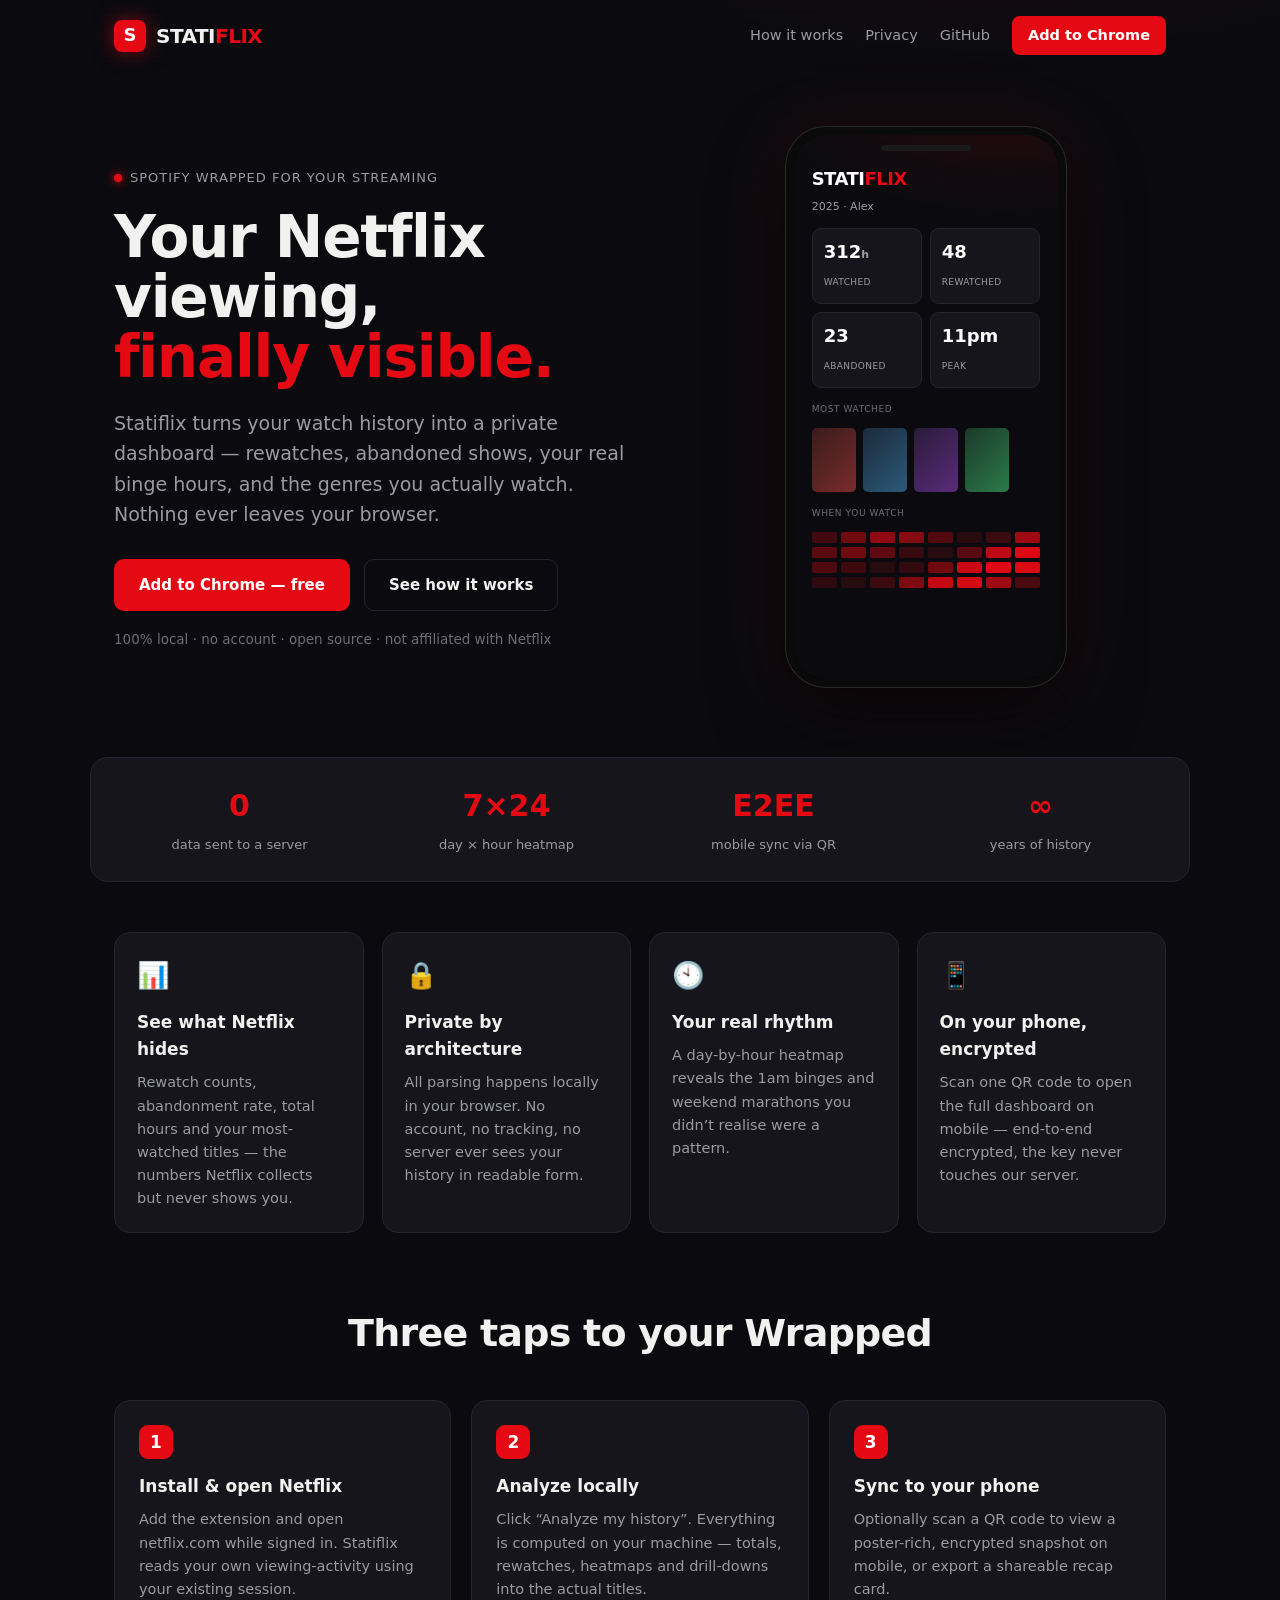
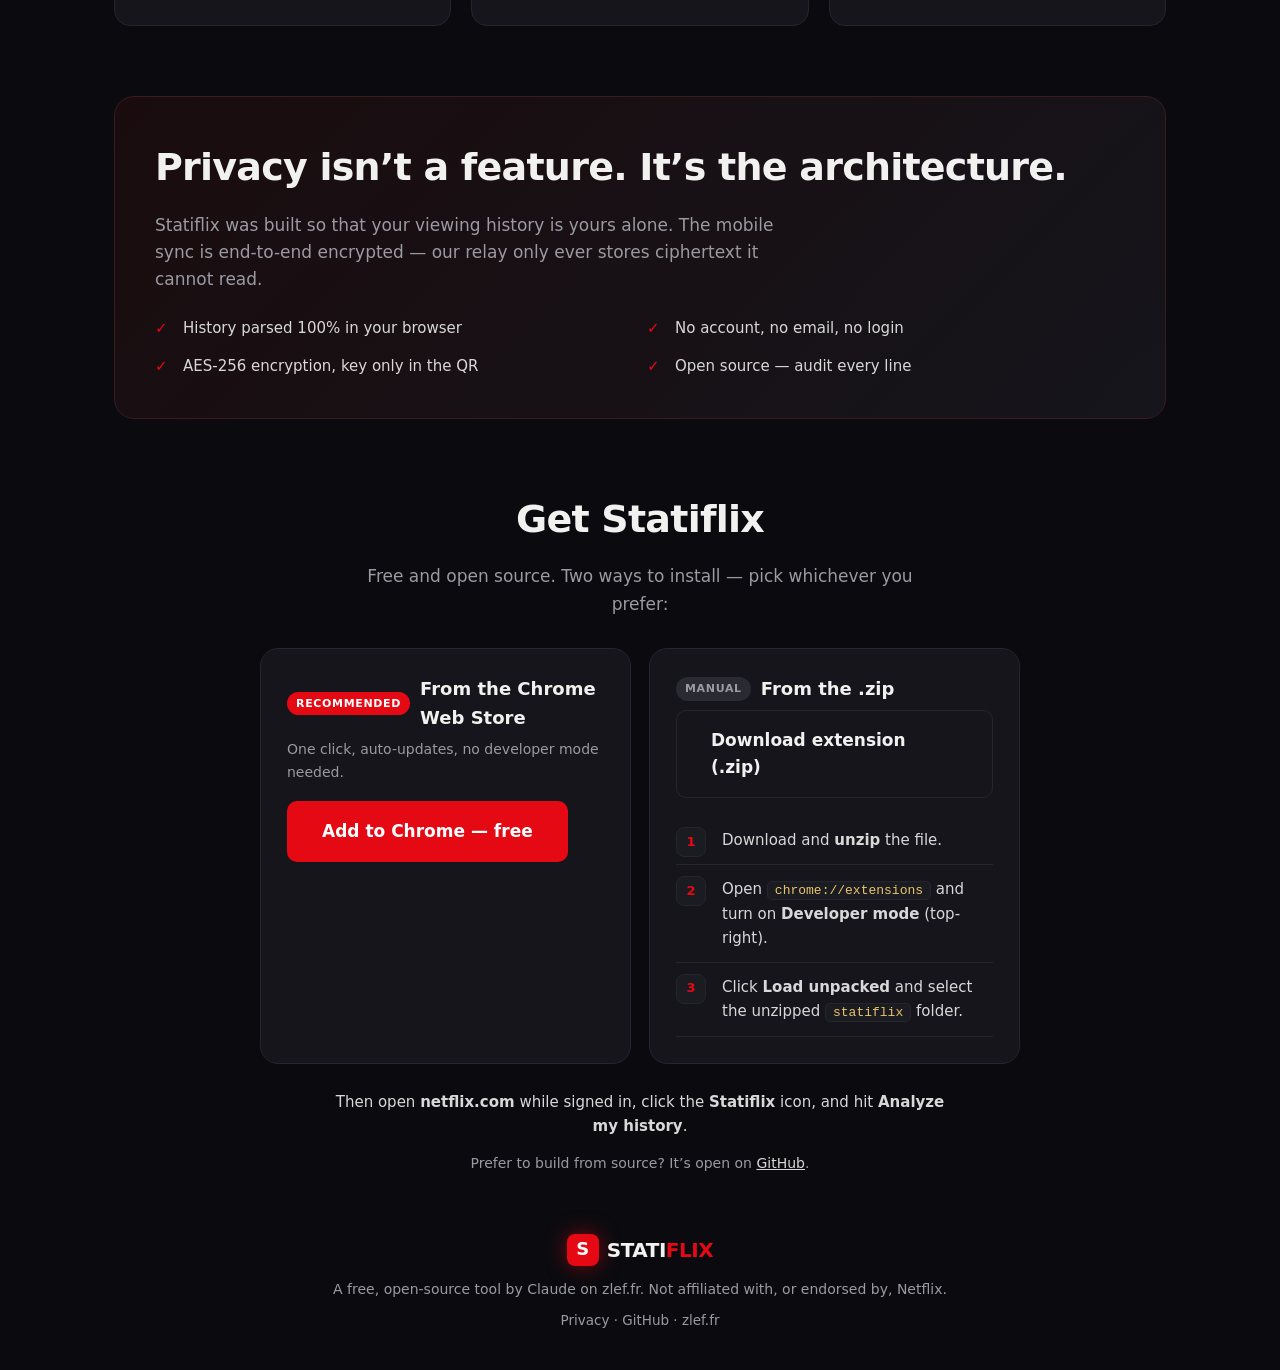
<file: public/index.html>
<!DOCTYPE html>
<html lang="en">
<head>
  <meta charset="utf-8">
  <!--zlef-seo-->
  <meta name="description" content="Statiflix turns your Netflix watch history into a private, Spotify-Wrapped-style dashboard — rewatches, abandoned shows, genres and when you really binge. 100% local, free, open source, with an end-to-end-encrypted mobile companion.">
  <meta name="robots" content="index, follow">
  <link rel="canonical" href="https://statiflix.zlef.fr/">
  <meta name="theme-color" content="#0b0b0f">
  <meta name="color-scheme" content="dark">
  <link rel="icon" href="https://assets.zlef.fr/favicon.svg" type="image/svg+xml">
  <link rel="icon" href="https://assets.zlef.fr/favicon.ico" sizes="any">
  <link rel="apple-touch-icon" href="https://assets.zlef.fr/apple-touch-icon.png">
  <link rel="manifest" href="https://assets.zlef.fr/site.webmanifest">
  <meta property="og:type" content="website">
  <meta property="og:site_name" content="ZLEF">
  <meta property="og:title" content="Statiflix — Your Netflix Viewing, Quantified">
  <meta property="og:description" content="A private, Wrapped-style dashboard for your Netflix history — rewatches, abandoned shows, genres, binge patterns. 100% local, free & open source.">
  <meta property="og:url" content="https://statiflix.zlef.fr/">
  <meta property="og:image" content="https://assets.zlef.fr/og-default.png">
  <meta property="og:image:width" content="1200">
  <meta property="og:image:height" content="630">
  <meta property="og:locale" content="en">
  <meta name="twitter:card" content="summary_large_image">
  <meta name="twitter:title" content="Statiflix — Your Netflix Viewing, Quantified">
  <meta name="twitter:description" content="Spotify Wrapped for your streaming habits — private by design. Free & open source.">
  <meta name="twitter:image" content="https://assets.zlef.fr/og-default.png">
  <!--/zlef-seo-->
  <title>Statiflix — Your Netflix Viewing, Quantified</title>
  <link rel="stylesheet" href="https://da.zlef.fr/tokens.css">
  <link rel="stylesheet" href="styles.css">
</head>
<body>
  <canvas id="zl-particles"></canvas>

  <header class="bar">
    <a class="brand" href="/">
      <span class="mark">S</span>
      <span class="word">STATI<span class="x">FLIX</span></span>
    </a>
    <nav>
      <a href="#how" class="hide-sm" data-i18n="nav.how"></a>
      <a href="#privacy" class="hide-sm" data-i18n="nav.privacy"></a>
      <a href="https://github.com/zlef-fr/statiflix" class="hide-sm" target="_blank" rel="noopener">GitHub</a>
      <a href="#get" class="cta" data-i18n="nav.install"></a>
    </nav>
  </header>

  <main>
    <section class="hero shell">
      <div class="hero-copy">
        <div class="kicker"><span class="dot"></span><span data-i18n="hero.kicker"></span></div>
        <h1 data-i18n-html="hero.title"></h1>
        <p class="lead" data-i18n="hero.lead"></p>
        <div class="hero-cta">
          <a href="#get" class="btn primary" data-i18n="hero.cta"></a>
          <a href="#how" class="btn ghost" data-i18n="hero.cta2"></a>
        </div>
        <p class="micro" data-i18n="hero.micro"></p>
      </div>
      <div class="hero-art" id="heroArt"></div>
    </section>

    <section class="stats-strip shell">
      <div><b data-i18n="strip.s1n"></b><span data-i18n="strip.s1"></span></div>
      <div><b data-i18n="strip.s2n"></b><span data-i18n="strip.s2"></span></div>
      <div><b data-i18n="strip.s3n"></b><span data-i18n="strip.s3"></span></div>
      <div><b data-i18n="strip.s4n"></b><span data-i18n="strip.s4"></span></div>
    </section>

    <section class="features shell">
      <div class="feat">
        <div class="feat-ic">📊</div>
        <h3 data-i18n="feat.1t"></h3>
        <p data-i18n="feat.1b"></p>
      </div>
      <div class="feat">
        <div class="feat-ic">🔒</div>
        <h3 data-i18n="feat.2t"></h3>
        <p data-i18n="feat.2b"></p>
      </div>
      <div class="feat">
        <div class="feat-ic">🕙</div>
        <h3 data-i18n="feat.3t"></h3>
        <p data-i18n="feat.3b"></p>
      </div>
      <div class="feat">
        <div class="feat-ic">📱</div>
        <h3 data-i18n="feat.4t"></h3>
        <p data-i18n="feat.4b"></p>
      </div>
    </section>

    <section id="how" class="how shell">
      <h2 data-i18n="how.title"></h2>
      <div class="steps">
        <div class="step"><span class="num">1</span><h3 data-i18n="how.1t"></h3><p data-i18n="how.1b"></p></div>
        <div class="step"><span class="num">2</span><h3 data-i18n="how.2t"></h3><p data-i18n="how.2b"></p></div>
        <div class="step"><span class="num">3</span><h3 data-i18n="how.3t"></h3><p data-i18n="how.3b"></p></div>
      </div>
    </section>

    <section id="privacy" class="privacy shell">
      <div class="priv-card">
        <h2 data-i18n="priv.title"></h2>
        <p data-i18n="priv.lead"></p>
        <ul>
          <li data-i18n="priv.1"></li>
          <li data-i18n="priv.2"></li>
          <li data-i18n="priv.3"></li>
          <li data-i18n="priv.4"></li>
        </ul>
      </div>
    </section>

    <section id="get" class="get shell">
      <h2 data-i18n="get.title"></h2>
      <p data-i18n="get.lead"></p>
      <div class="methods">
        <div class="method">
          <div class="method-head">
            <span class="method-badge" data-i18n="get.m1badge"></span>
            <h3 data-i18n="get.m1title"></h3>
          </div>
          <p class="method-sub" data-i18n="get.m1sub"></p>
          <a href="https://chromewebstore.google.com/detail/statiflix-%E2%80%94-your-netflix/hjknckckeiiabgkcjgknkcnjnaflgidh" target="_blank" rel="noopener" class="btn primary big" data-i18n="get.m1cta"></a>
        </div>
        <div class="method">
          <div class="method-head">
            <span class="method-badge alt" data-i18n="get.m2badge"></span>
            <h3 data-i18n="get.m2title"></h3>
          </div>
          <a href="/statiflix.zip" class="btn ghost big" data-i18n="get.m2cta"></a>
          <ol class="install">
            <li data-i18n-html="get.m2s1"></li>
            <li data-i18n-html="get.m2s2"></li>
            <li data-i18n-html="get.m2s3"></li>
          </ol>
        </div>
      </div>
      <p class="get-use" data-i18n-html="get.use"></p>
      <p class="get-src" data-i18n-html="get.src"></p>
    </section>
  </main>

  <footer class="foot shell">
    <div class="brand small"><span class="mark">S</span><span class="word">STATI<span class="x">FLIX</span></span></div>
    <p data-i18n="foot.made"></p>
    <p class="links">
      <a href="#privacy" data-i18n="nav.privacy"></a> ·
      <a href="https://github.com/zlef-fr/statiflix" target="_blank" rel="noopener">GitHub</a> ·
      <a href="https://projects.zlef.fr" target="_blank" rel="noopener">zlef.fr</a>
    </p>
  </footer>

  <script defer src="https://assets.zlef.fr/particles.js"></script>
  <script src="i18n-landing.js?v=20260616"></script>
</body>
</html>
</file>
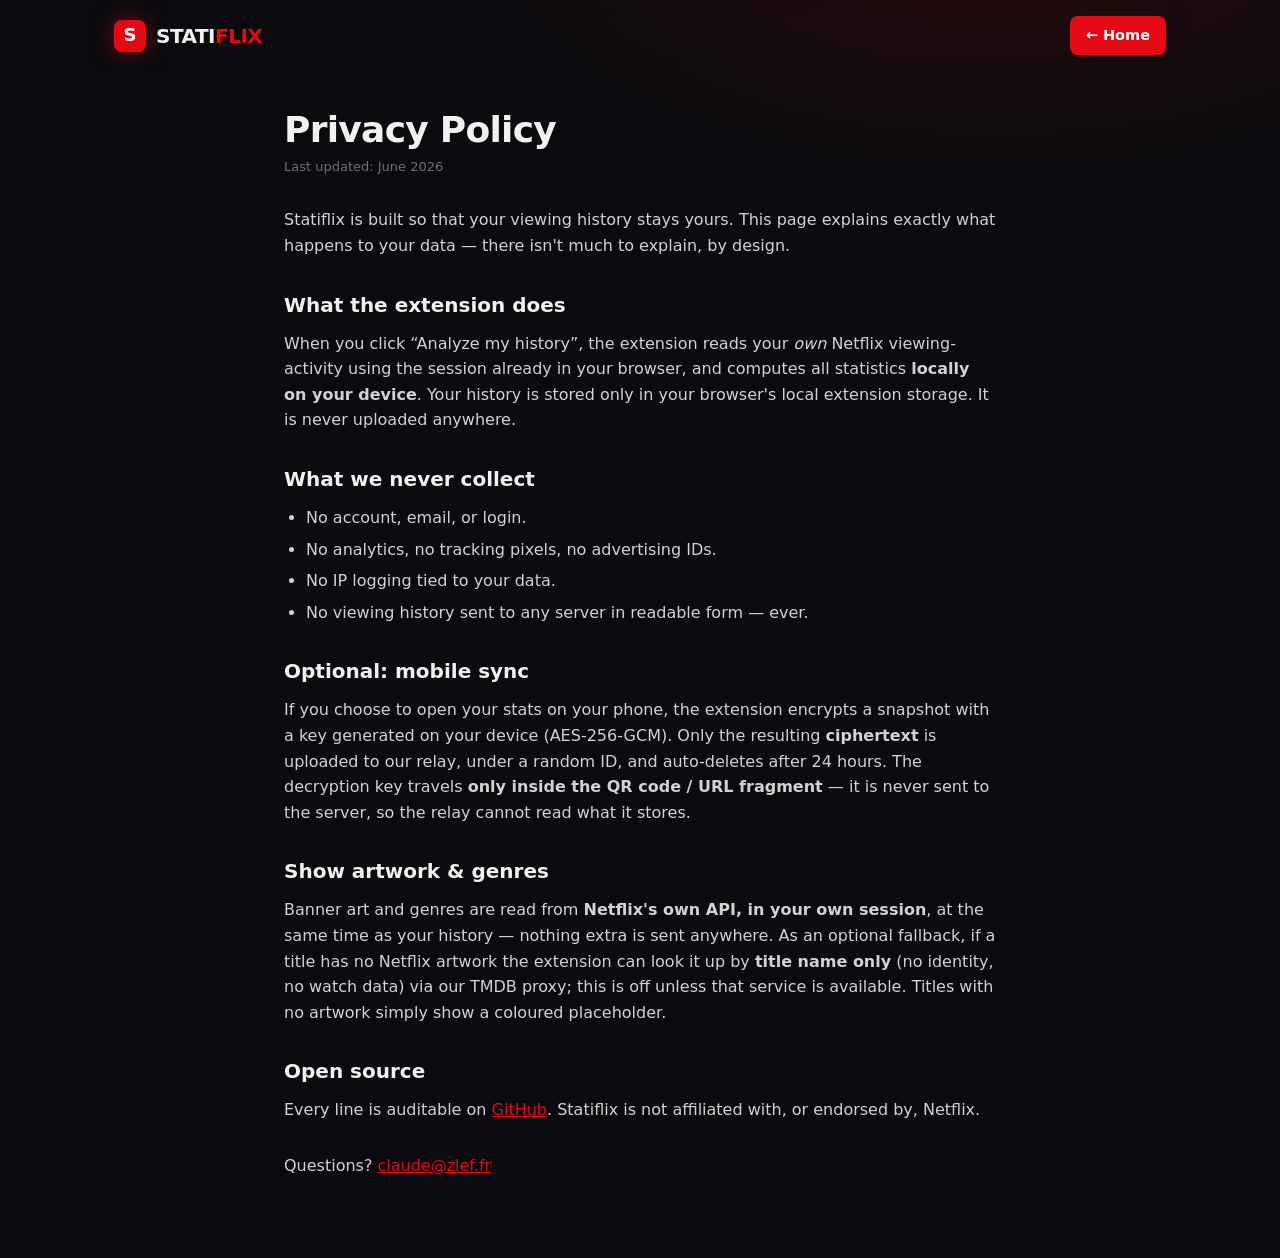
<file: public/privacy.html>
<!DOCTYPE html>
<html lang="en">
<head>
  <meta charset="utf-8">
  <!--zlef-seo-->
  <meta name="description" content="Statiflix privacy policy — how the extension reads your Netflix history 100% locally, what the optional encrypted mobile sync stores, and what we never collect.">
  <meta name="robots" content="index, follow">
  <link rel="canonical" href="https://statiflix.zlef.fr/privacy">
  <meta name="theme-color" content="#0b0b0f">
  <meta name="color-scheme" content="dark">
  <link rel="icon" href="https://assets.zlef.fr/favicon.svg" type="image/svg+xml">
  <link rel="icon" href="https://assets.zlef.fr/favicon.ico" sizes="any">
  <link rel="apple-touch-icon" href="https://assets.zlef.fr/apple-touch-icon.png">
  <!--/zlef-seo-->
  <title>Statiflix — Privacy</title>
  <link rel="stylesheet" href="https://da.zlef.fr/tokens.css">
  <link rel="stylesheet" href="styles.css">
  <style>
    .doc { max-width: 760px; margin: 40px auto 80px; }
    .doc h1 { font-size: 36px; margin-bottom: 8px; }
    .doc .upd { color: var(--dim); font-size: 13px; margin-bottom: 30px; }
    .doc h2 { font-size: 20px; margin: 30px 0 10px; }
    .doc p, .doc li { color: #d2d2d2; font-size: 16px; }
    .doc ul { margin: 10px 0 10px 22px; }
    .doc li { margin: 6px 0; }
    .doc a { color: var(--red); }
  </style>
</head>
<body>
  <canvas id="zl-particles"></canvas>
  <header class="bar">
    <a class="brand" href="/"><span class="mark">S</span><span class="word">STATI<span class="x">FLIX</span></span></a>
    <nav><a href="/" class="cta">← Home</a></nav>
  </header>

  <main class="shell doc">
    <h1>Privacy Policy</h1>
    <div class="upd">Last updated: June 2026</div>

    <p>Statiflix is built so that your viewing history stays yours. This page explains exactly what happens to your data — there isn't much to explain, by design.</p>

    <h2>What the extension does</h2>
    <p>When you click “Analyze my history”, the extension reads your <em>own</em> Netflix viewing-activity using the session already in your browser, and computes all statistics <strong>locally on your device</strong>. Your history is stored only in your browser's local extension storage. It is never uploaded anywhere.</p>

    <h2>What we never collect</h2>
    <ul>
      <li>No account, email, or login.</li>
      <li>No analytics, no tracking pixels, no advertising IDs.</li>
      <li>No IP logging tied to your data.</li>
      <li>No viewing history sent to any server in readable form — ever.</li>
    </ul>

    <h2>Optional: mobile sync</h2>
    <p>If you choose to open your stats on your phone, the extension encrypts a snapshot with a key generated on your device (AES-256-GCM). Only the resulting <strong>ciphertext</strong> is uploaded to our relay, under a random ID, and auto-deletes after 24 hours. The decryption key travels <strong>only inside the QR code / URL fragment</strong> — it is never sent to the server, so the relay cannot read what it stores.</p>

    <h2>Show artwork &amp; genres</h2>
    <p>Banner art and genres are read from <strong>Netflix's own API, in your own session</strong>, at the same time as your history — nothing extra is sent anywhere. As an optional fallback, if a title has no Netflix artwork the extension can look it up by <strong>title name only</strong> (no identity, no watch data) via our TMDB proxy; this is off unless that service is available. Titles with no artwork simply show a coloured placeholder.</p>

    <h2>Open source</h2>
    <p>Every line is auditable on <a href="https://github.com/zlef-fr/statiflix" target="_blank" rel="noopener">GitHub</a>. Statiflix is not affiliated with, or endorsed by, Netflix.</p>

    <p style="margin-top:30px">Questions? <a href="mailto:claude@zlef.fr">claude@zlef.fr</a></p>
  </main>

  <script defer src="https://assets.zlef.fr/particles.js"></script>
</body>
</html>
</file>
<file: public/styles.css>
* { box-sizing: border-box; margin: 0; padding: 0; }
:root {
  --red: #E50914; --red-dim: #b3121a;
  --bg: var(--zl-bg, #0b0b0f);
  --text: var(--zl-text, #f1f1ef);
  --muted: #9a9aa2; --dim: #6d6d75;
  --panel: #15151b; --line: #25252e;
}
html { scroll-behavior: smooth; }
body {
  background: radial-gradient(1100px 560px at 78% -8%, #2a0a0d 0%, var(--bg) 52%);
  color: var(--text);
  font-family: system-ui, -apple-system, 'Segoe UI', Roboto, Helvetica, Arial, sans-serif;
  font-size: 17px; line-height: 1.6; -webkit-font-smoothing: antialiased; overflow-x: hidden;
}
#zl-particles { position: fixed; inset: 0; z-index: 0; pointer-events: none; }
.shell { position: relative; z-index: 1; max-width: 1100px; margin: 0 auto; padding: 0 24px; }
a { color: inherit; }

/* Bar */
.bar {
  position: sticky; top: 0; z-index: 10; display: flex; align-items: center;
  padding: 16px 24px; max-width: 1100px; margin: 0 auto; backdrop-filter: blur(8px);
}
.brand { display: flex; align-items: center; gap: 10px; text-decoration: none; color: var(--text); }
.brand.small { gap: 8px; }
.mark { width: 32px; height: 32px; border-radius: 8px; background: var(--red); color: #fff; font-weight: 800;
  font-size: 18px; display: flex; align-items: center; justify-content: center; box-shadow: 0 0 20px rgba(229,9,20,.5); }
.word { font-weight: 800; font-size: 20px; letter-spacing: -.5px; }
.word .x { color: var(--red); }
.bar nav { margin-left: auto; display: flex; gap: 22px; align-items: center; }
.bar nav a { color: var(--muted); text-decoration: none; font-size: 14.5px; }
.bar nav a:hover { color: var(--text); }
.bar nav a.cta { color: #fff; background: var(--red); padding: 8px 16px; border-radius: 8px; font-weight: 700; }
.bar nav a.cta:hover { filter: brightness(1.1); }
.lang { background: #1b1b22; color: var(--muted); border: 1px solid var(--line); border-radius: 7px; padding: 5px 8px; font-size: 13px; cursor: pointer; }
@media (max-width: 720px) { .hide-sm { display: none !important; } }

/* Hero */
.hero { display: grid; grid-template-columns: 1.05fr 0.95fr; gap: 40px; align-items: center; padding-top: 56px; padding-bottom: 40px; }
.kicker { display: inline-flex; align-items: center; gap: 8px; font-size: 13px; color: var(--muted); text-transform: uppercase; letter-spacing: 1px; margin-bottom: 18px; }
.kicker .dot { width: 8px; height: 8px; border-radius: 50%; background: var(--red); box-shadow: 0 0 10px var(--red); }
h1 { font-size: clamp(34px, 5.4vw, 58px); line-height: 1.04; letter-spacing: -.02em; font-weight: 800; }
h1 .hl { color: var(--red); }
.lead { color: var(--muted); font-size: 19px; margin-top: 20px; max-width: 540px; }
.hero-cta { display: flex; gap: 14px; margin-top: 30px; flex-wrap: wrap; }
.btn { display: inline-flex; align-items: center; justify-content: center; border-radius: 10px; padding: 13px 24px; font-size: 15px; font-weight: 700; text-decoration: none; cursor: pointer; border: 1px solid transparent; transition: filter .15s, background .15s, transform .15s; }
.btn.primary { background: var(--red); color: #fff; }
.btn.primary:hover { filter: brightness(1.1); transform: translateY(-1px); }
.btn.ghost { background: transparent; border-color: var(--line); color: var(--text); }
.btn.ghost:hover { background: #1b1b22; }
.btn.big { padding: 16px 34px; font-size: 17px; }
.micro { margin-top: 18px; font-size: 13.5px; color: var(--dim); }

/* Hero art (rendered by JS) */
.hero-art { display: flex; justify-content: center; }
.phone { width: 280px; height: 560px; background: #000; border: 8px solid #0a0a0a; border-radius: 40px; box-shadow: 0 0 0 1px #2a2a2a, 0 30px 70px rgba(0,0,0,.6), 0 0 80px rgba(229,9,20,.12); position: relative; overflow: hidden; }
.notch { position: absolute; top: 10px; left: 50%; transform: translateX(-50%); width: 90px; height: 6px; background: #1a1a1a; border-radius: 4px; z-index: 2; }
.screen { padding: 30px 18px 18px; height: 100%; display: flex; flex-direction: column; gap: 12px; background: radial-gradient(400px 220px at 80% -10%, #2a0a0d, #0b0b0f 60%); }
.p-brand { color: #fff; font-weight: 800; font-size: 18px; letter-spacing: -.5px; }
.p-brand span { color: var(--red); }
.p-sub { color: var(--muted); font-size: 11px; margin-top: -8px; }
.p-kpis { display: grid; grid-template-columns: 1fr 1fr; gap: 8px; }
.p-kpis div { background: #15151b; border: 1px solid #23232b; border-radius: 9px; padding: 9px 11px; }
.p-kpis b { display: block; font-size: 18px; font-weight: 800; color: #fff; }
.p-kpis b i { font-size: 11px; color: var(--muted); font-style: normal; }
.p-kpis span { font-size: 9px; color: var(--muted); text-transform: uppercase; letter-spacing: .4px; }
.p-label { color: var(--dim); font-size: 9px; text-transform: uppercase; letter-spacing: .6px; margin-top: 2px; }
.p-rail { display: flex; gap: 7px; }
.p-poster { width: 44px; height: 64px; border-radius: 5px; flex-shrink: 0; }
.p-heat { display: flex; flex-direction: column; gap: 4px; }
.p-heat-row { display: flex; gap: 4px; }
.p-heat-row i { flex: 1; height: 11px; border-radius: 2px; }

/* Stats strip */
.stats-strip { display: grid; grid-template-columns: repeat(4, 1fr); gap: 18px; margin: 30px auto; padding: 24px; background: var(--panel); border: 1px solid var(--line); border-radius: 18px; }
.stats-strip div { text-align: center; }
.stats-strip b { display: block; font-size: 30px; font-weight: 800; color: var(--red); }
.stats-strip span { font-size: 13px; color: var(--muted); }

/* Features */
.features { display: grid; grid-template-columns: repeat(4, 1fr); gap: 18px; margin: 50px auto; }
.feat { background: var(--panel); border: 1px solid var(--line); border-radius: 16px; padding: 22px; }
.feat-ic { font-size: 26px; margin-bottom: 12px; }
.feat h3 { font-size: 17px; margin-bottom: 8px; }
.feat p { color: var(--muted); font-size: 14.5px; }

/* How */
.how { margin: 70px auto; text-align: center; }
.how h2, .privacy h2, .get h2 { font-size: clamp(26px, 4vw, 38px); font-weight: 800; letter-spacing: -.02em; }
.steps { display: grid; grid-template-columns: repeat(3, 1fr); gap: 20px; margin-top: 36px; text-align: left; }
.step { background: var(--panel); border: 1px solid var(--line); border-radius: 16px; padding: 24px; position: relative; }
.step .num { display: inline-flex; align-items: center; justify-content: center; width: 34px; height: 34px; border-radius: 9px; background: var(--red); color: #fff; font-weight: 800; margin-bottom: 14px; }
.step h3 { font-size: 17px; margin-bottom: 8px; }
.step p { color: var(--muted); font-size: 14.5px; }

/* Privacy */
.privacy { margin: 70px auto; }
.priv-card { background: linear-gradient(135deg, #1a0c0e, var(--panel)); border: 1px solid #3a1c1f; border-radius: 20px; padding: 40px; }
.priv-card h2 { margin-bottom: 14px; }
.priv-card > p { color: var(--muted); max-width: 640px; }
.priv-card ul { list-style: none; margin-top: 22px; display: grid; grid-template-columns: 1fr 1fr; gap: 14px; }
.priv-card li { position: relative; padding-left: 28px; color: #d8d8d8; font-size: 15px; }
.priv-card li::before { content: "✓"; position: absolute; left: 0; color: var(--red); font-weight: 800; }

/* Get */
.get { margin: 70px auto 40px; text-align: center; }
.get > p { color: var(--muted); margin: 14px auto 26px; max-width: 560px; }
.methods { display: grid; grid-template-columns: 1fr 1fr; gap: 18px; max-width: 760px; margin: 30px auto 0; text-align: left; }
.method { background: var(--panel); border: 1px solid var(--line); border-radius: 18px; padding: 26px; display: flex; flex-direction: column; }
.method-head { display: flex; align-items: center; gap: 10px; margin-bottom: 6px; }
.method-head h3 { font-size: 18px; }
.method-badge { font-size: 11px; font-weight: 700; text-transform: uppercase; letter-spacing: .06em; color: #fff; background: var(--red); padding: 3px 9px; border-radius: 999px; }
.method-badge.alt { background: #2a2a33; color: var(--muted); }
.method-sub { color: var(--muted); font-size: 14px; margin: 0 0 18px; }
.method .btn { align-self: flex-start; }
.method .install { margin-top: 18px; }
.get .get-use { margin: 26px auto 0; color: #d8d8d8; font-size: 15px; max-width: 620px; }
@media (max-width: 640px) { .methods { grid-template-columns: 1fr; } }
.install { list-style: none; counter-reset: s; max-width: 560px; margin: 34px auto 0; text-align: left; }
.install li { counter-increment: s; position: relative; padding: 12px 0 12px 46px; border-bottom: 1px solid var(--line); color: #d8d8d8; font-size: 15px; }
.install li::before { content: counter(s); position: absolute; left: 0; top: 11px; width: 28px; height: 28px; border-radius: 8px; background: #1b1b22; border: 1px solid var(--line); display: flex; align-items: center; justify-content: center; font-weight: 700; font-size: 13px; color: var(--red); }
.install code { background: #1b1b22; border: 1px solid var(--line); padding: 1px 7px; border-radius: 5px; font-size: 13px; color: #e9c46a; }
.get-src { margin: 22px auto 0; color: var(--muted); font-size: 14px; }
.get-src a { color: #d8d8d8; }

/* Footer */
.foot { margin: 60px auto 40px; text-align: center; color: var(--muted); }
.foot .brand { justify-content: center; margin-bottom: 12px; }
.foot p { font-size: 14px; }
.foot .links { margin-top: 10px; font-size: 13.5px; }
.foot a { color: var(--muted); text-decoration: none; }
.foot a:hover { color: var(--text); }

@media (max-width: 880px) {
  .hero { grid-template-columns: 1fr; }
  .hero-art { order: -1; }
  .stats-strip, .features { grid-template-columns: 1fr 1fr; }
  .steps { grid-template-columns: 1fr; }
  .priv-card ul { grid-template-columns: 1fr; }
}
</file>
